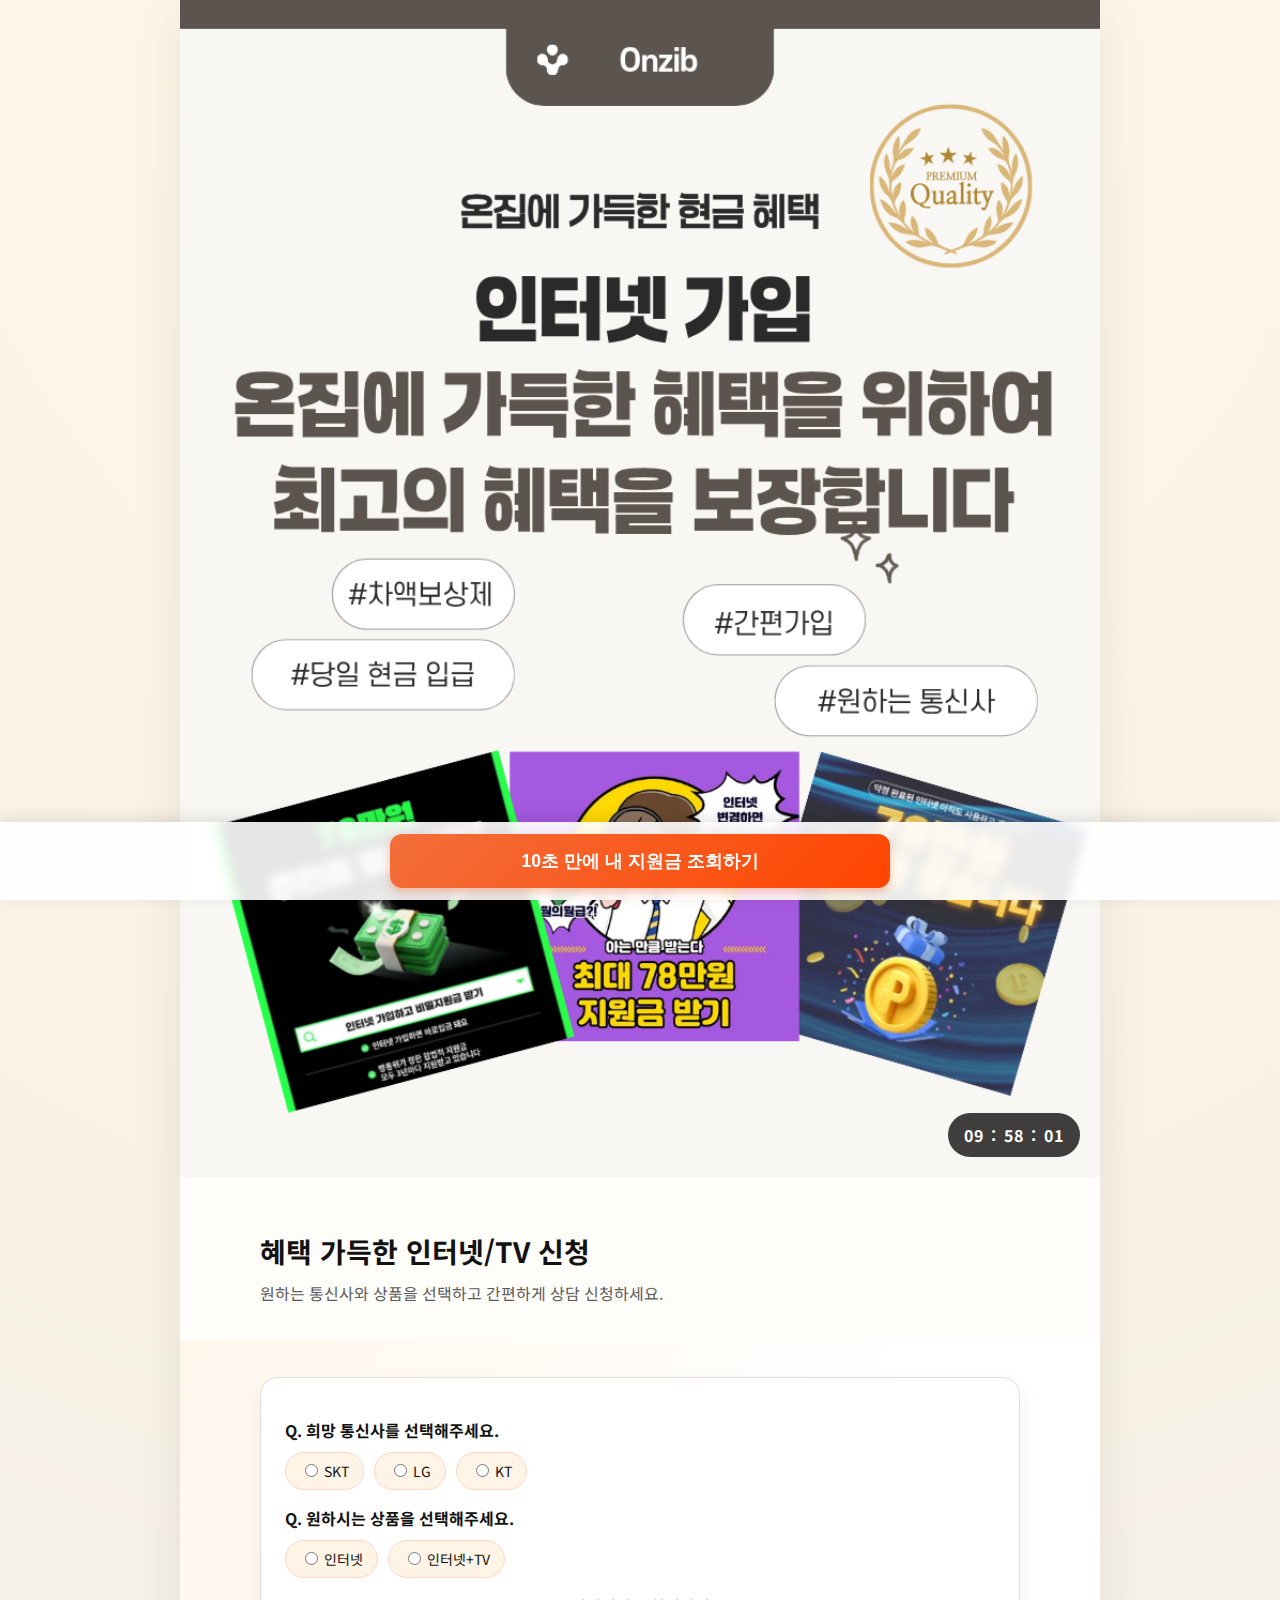
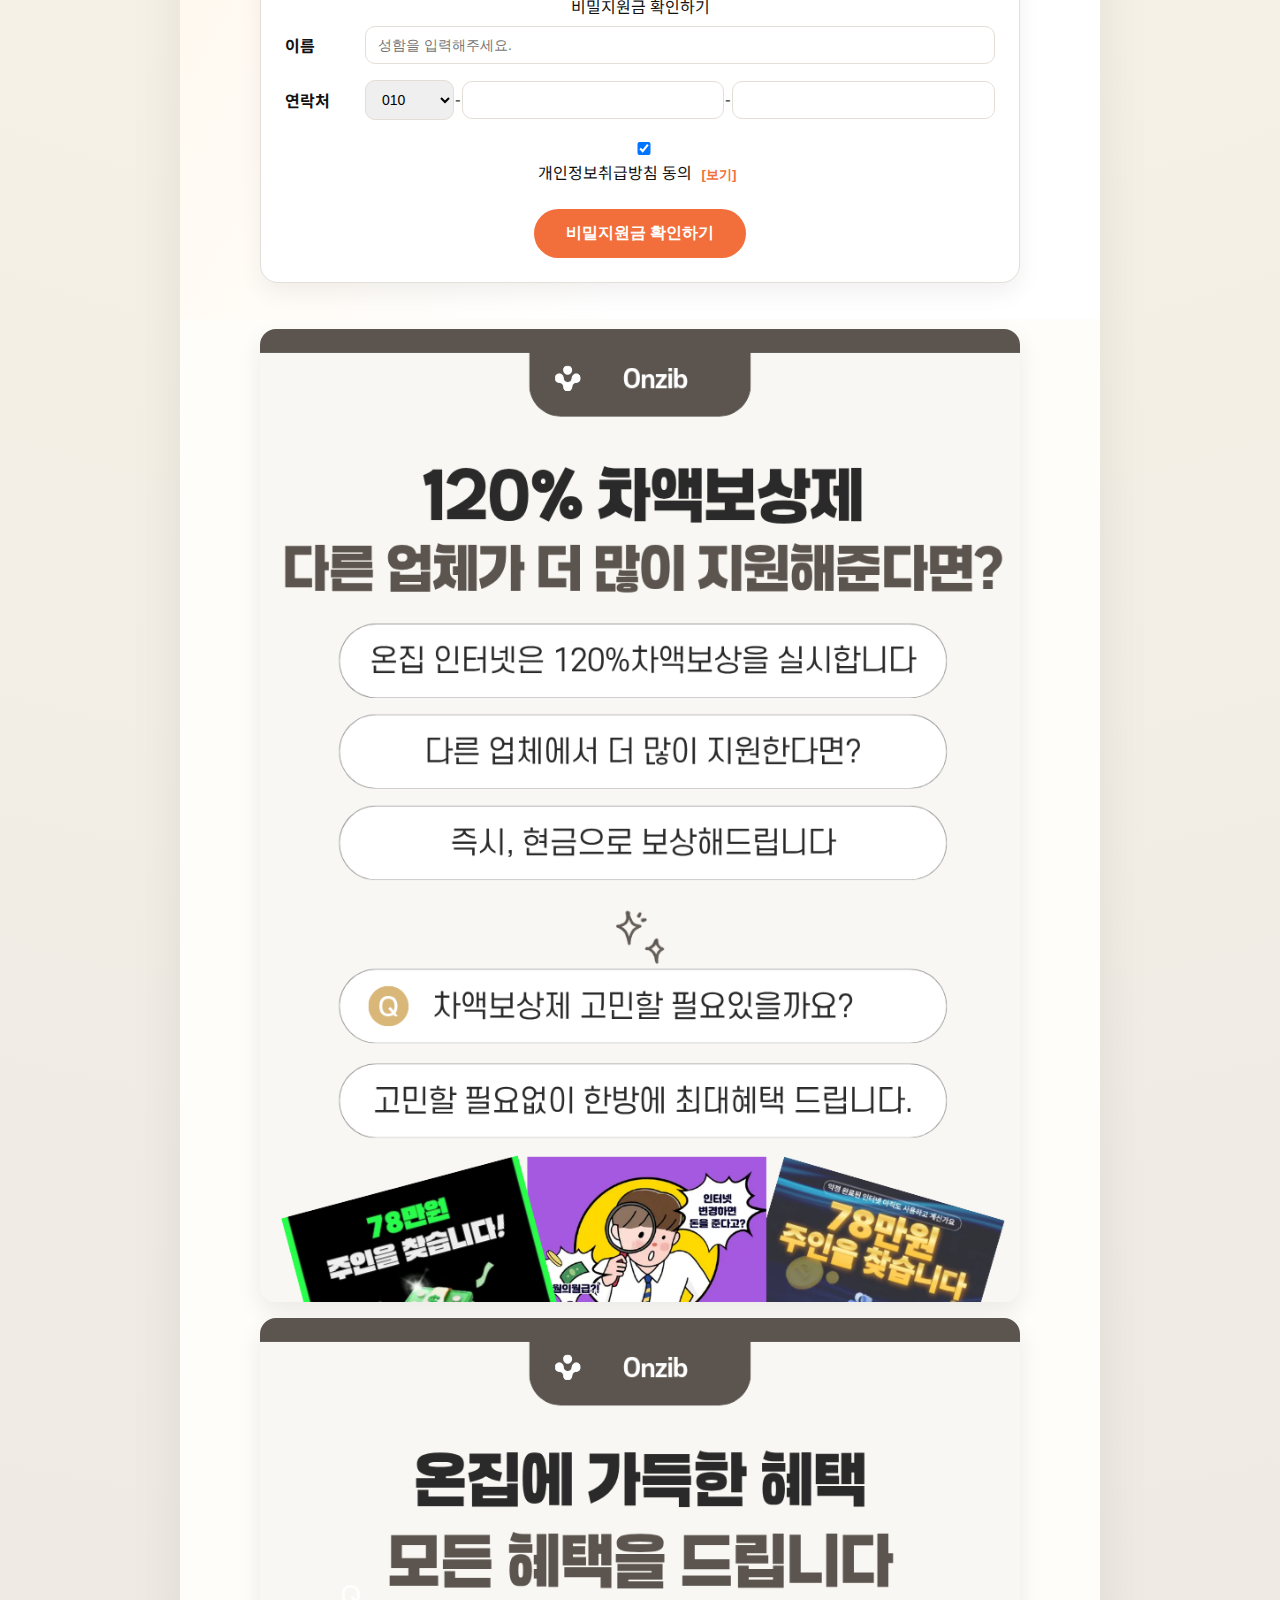
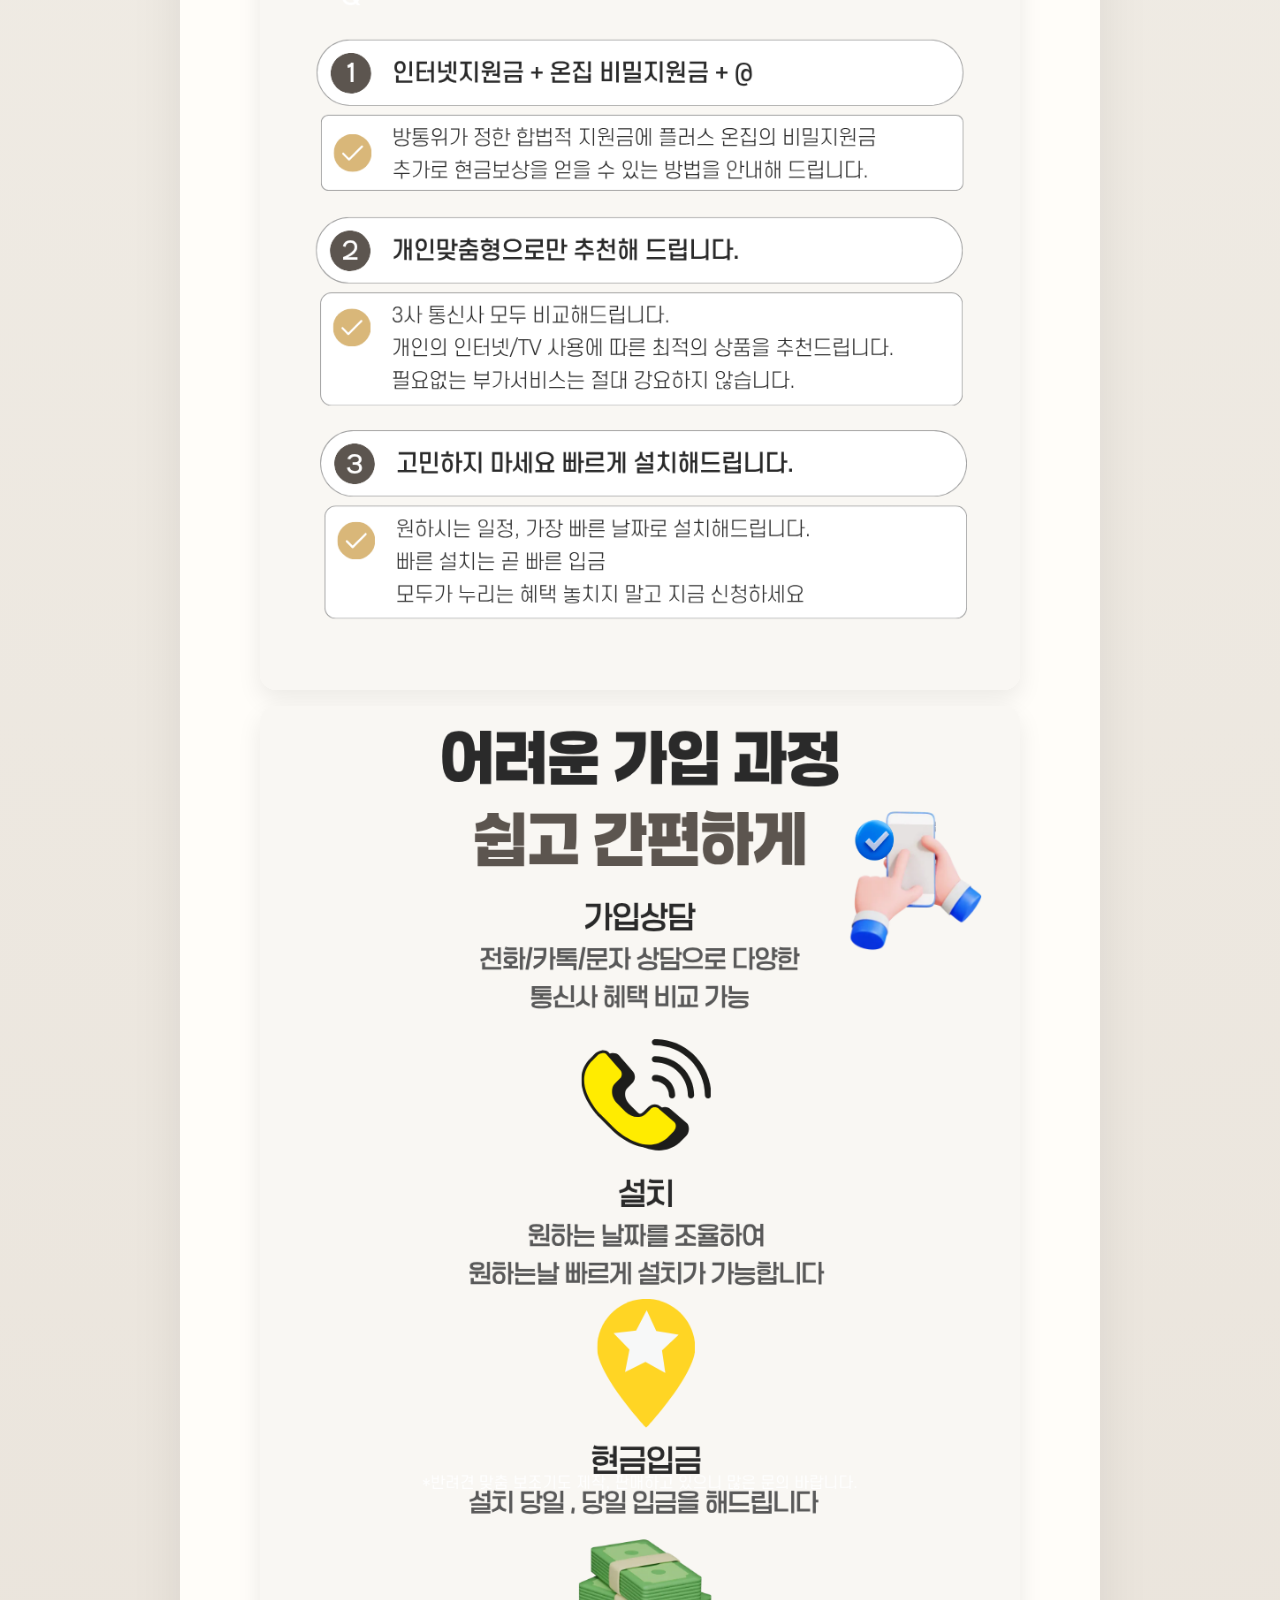
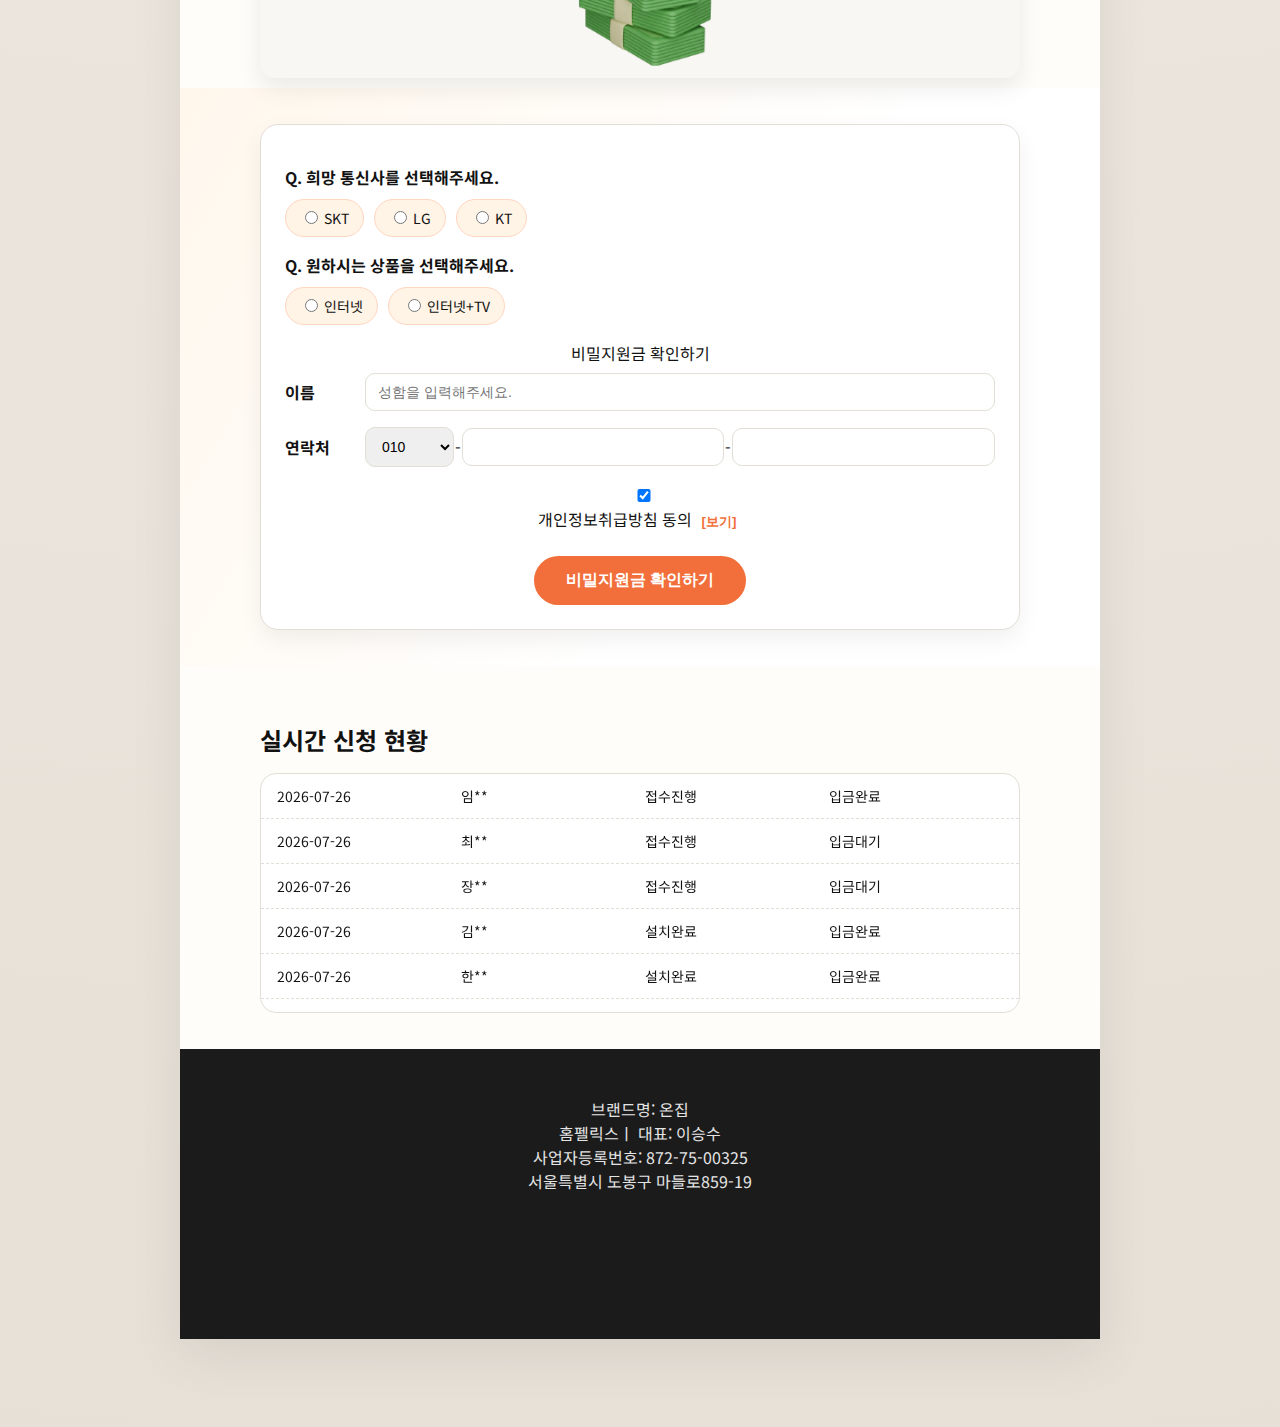
<file: index.html>
<!doctype html>
<html lang="ko">
<head>
  <meta charset="utf-8">
  <meta http-equiv="X-UA-Compatible" content="IE=Edge">
  <meta name="viewport" content="width=device-width, initial-scale=1.0">
  <title>온집</title>
  <link rel="preconnect" href="https://fonts.gstatic.com">
  <link href="https://fonts.googleapis.com/css2?family=Noto+Sans+KR:wght@300;400;500;700;900&display=swap" rel="stylesheet">
  <script type="text/javascript">
    (function(c,l,a,r,i,t,y){
        c[a]=c[a]||function(){(c[a].q=c[a].q||[]).push(arguments)};
        t=l.createElement(r);t.async=1;t.src="https://www.clarity.ms/tag/"+i;
        y=l.getElementsByTagName(r)[0];y.parentNode.insertBefore(t,y);
    })(window, document, "clarity", "script", "uryq9of2r0");
  </script>
  <link rel="stylesheet" href="styles.css">
</head>
<body>
  <div class="wrap">
    <div class="completion-popup" id="submitToast" role="dialog" aria-live="polite" aria-hidden="true">
      <div class="popup-card" role="document">
        <div class="check-icon" aria-hidden="true">✓</div>
        <h2>상담 신청 완료!</h2>
        <p>담당자가 곧 연락드려<br>최대 혜택을 안내해 드립니다.</p>
        <div class="upsell-box">
          <p class="upsell-tag">추가 혜택 안내</p>
          <p class="upsell-text">정수기·가전 렌탈도 반값/지원금 혜택이 있어요.</p>
          <a href="http://onzib.com/" class="upsell-btn">정수기·가전 렌탈 혜택 보러가기</a>
        </div>
        <button type="button" class="close-text" id="closePopupBtn">창 닫기</button>
      </div>
    </div>
    <!-- <section class="section counter">
      <div class="section-inner">
        <h2>마감까지 남은 시간</h2>
        <div class="count_box" aria-live="polite">
          <div class="labels">
            <span>DAY</span>
            <span>HOURS</span>
            <span>MINUTES</span>
            <span>SECONDS</span>
          </div>
          <div class="values">
            <span id="day">00</span>
            <span class="colon">:</span>
            <span id="hour">09</span>
            <span class="colon">:</span>
            <span id="minute">58</span>
            <span class="colon">:</span>
            <span id="second">01</span>
          </div>
        </div>
      </div>
    </section> -->

    <header class="hero">
      <img src="page1.png" alt="제이통신 메인 이미지">
      <div class="hero-countdown" aria-live="polite">
        <span class="time" id="hours">09</span>
        <span class="sep">:</span>
        <span class="time" id="mins">58</span>
        <span class="sep">:</span>
        <span class="time" id="secs">01</span>
      </div>
    </header>

    <section class="section intro">
      <div class="section-inner">
        <h1>혜택 가득한 인터넷/TV 신청</h1>
        <p>원하는 통신사와 상품을 선택하고 간편하게 상담 신청하세요.</p>
      </div>
    </section>

    <section class="section form-section">
      <div class="section-inner">
        <form name="form0" id="form0" class="form" method="post" action="landing_page_update.asp" target="VlineDiet">
          <input type="hidden" id="l_idkey" name="l_idkey" value="1000012662">

          <div class="db_box">
            <div class="db_info">
              <div class="qa">
                <p class="q">Q. 희망 통신사를 선택해주세요.</p>
                <div class="select_area">
                  <label><input type="radio" name="pay_cate" value="SKT">SKT</label>
                  <label><input type="radio" name="pay_cate" value="LG">LG</label>
                  <label><input type="radio" name="pay_cate" value="KT">KT</label>
                </div>
              </div>
              <div class="qa">
                <p class="q">Q. 원하시는 상품을 선택해주세요.</p>
                <div class="select_area">
                  <label><input type="radio" name="dept_cate" value="인터넷">인터넷</label>
                  <label><input type="radio" name="dept_cate" value="인터넷+TV">인터넷+TV</label>
                </div>
              </div>
            </div>

            <table class="form-table">
              <caption>비밀지원금 확인하기</caption>
              <tbody>
                <tr>
                  <th>이름</th>
                  <td colspan="5">
                    <input type="text" id="ST_NM" name="ST_NM" class="hangulOnly" placeholder="성함을 입력해주세요." maxlength="10">
                  </td>
                </tr>
                <tr>
                  <th>연락처</th>
                  <td>
                    <select name="HP1">
                      <option value="010">010</option>
                    </select>
                  </td>
                  <td class="center">-</td>
                  <td><input type="tel" name="HP2" id="HP2_0" class="numbersOnly" maxlength="4"></td>
                  <td class="center">-</td>
                  <td><input type="tel" name="HP3" id="HP3_0" class="numbersOnly" maxlength="4"></td>
                </tr>
                <tr>
                  <td colspan="6" class="center">
                    <label><input type="checkbox" id="agree1" name="agree1" value="Y" checked> 개인정보취급방침 동의</label>
                    <button type="button" class="link" id="privacyBtn1">[보기]</button>
                  </td>
                </tr>
              </tbody>
            </table>

            <p class="cta">
              <button class="db_btn" type="button" id="btn_complete1">비밀지원금 확인하기</button>
            </p>
          </div>
        </form>
      </div>
    </section>
    
    <section class="section image-section">
      <div class="section-inner">
        <div class="image-stack">
          <img src="page4.png" alt="추가 안내 이미지">
          <img src="page2.png" alt="추가 안내 이미지">
          <img src="page3.png" alt="추가 안내 이미지">
        </div>
      </div>
    </section>

    <section class="section form-section">
      <div class="section-inner">
        <form name="form1" id="form1" class="form" method="post" action="landing_page_update.asp" target="VlineDiet">
          <input type="hidden" id="l_idkey2" name="l_idkey" value="1000012662">

          <div class="db_box">
            <div class="db_info">
              <div class="qa">
                <p class="q">Q. 희망 통신사를 선택해주세요.</p>
                <div class="select_area">
                  <label><input type="radio" name="pay_cate" value="SKT">SKT</label>
                  <label><input type="radio" name="pay_cate" value="LG">LG</label>
                  <label><input type="radio" name="pay_cate" value="KT">KT</label>
                </div>
              </div>
              <div class="qa">
                <p class="q">Q. 원하시는 상품을 선택해주세요.</p>
                <div class="select_area">
                  <label><input type="radio" name="dept_cate" value="인터넷">인터넷</label>
                  <label><input type="radio" name="dept_cate" value="인터넷+TV">인터넷+TV</label>
                </div>
              </div>
            </div>

            <table class="form-table">
              <caption>비밀지원금 확인하기</caption>
              <tbody>
                <tr>
                  <th>이름</th>
                  <td colspan="5">
                    <input type="text" id="ST_NM2" name="ST_NM" class="hangulOnly" placeholder="성함을 입력해주세요." maxlength="10">
                  </td>
                </tr>
                <tr>
                  <th>연락처</th>
                  <td>
                    <select name="HP1">
                      <option value="010">010</option>
                    </select>
                  </td>
                  <td class="center">-</td>
                  <td><input type="tel" name="HP2" id="HP2_1" class="numbersOnly" maxlength="4"></td>
                  <td class="center">-</td>
                  <td><input type="tel" name="HP3" id="HP3_1" class="numbersOnly" maxlength="4"></td>
                </tr>
                <tr>
                  <td colspan="6" class="center">
                    <label><input type="checkbox" id="agree2" name="agree1" value="Y" checked> 개인정보취급방침 동의</label>
                    <button type="button" class="link" id="privacyBtn2">[보기]</button>
                  </td>
                </tr>
              </tbody>
            </table>

            <p class="cta">
              <button class="db_btn" type="button" id="btn_complete2">비밀지원금 확인하기</button>
            </p>
          </div>
        </form>
      </div>
    </section>

    <section class="section ticker">
      <div class="section-inner">
        <h2>실시간 신청 현황</h2>
        <div class="ticker-box" aria-live="polite">
          <div class="ticker-track" id="tickerTrack">
            <div class="ticker-item"><span>2025-12-26</span><span>임**</span><span>접수진행</span><span>입금완료</span></div>
            <div class="ticker-item"><span>2025-12-26</span><span>최**</span><span>접수진행</span><span>입금대기</span></div>
            <div class="ticker-item"><span>2025-12-26</span><span>장**</span><span>접수진행</span><span>입금대기</span></div>
            <div class="ticker-item"><span>2025-12-26</span><span>김**</span><span>설치완료</span><span>입금완료</span></div>
            <div class="ticker-item"><span>2025-12-26</span><span>한**</span><span>설치완료</span><span>입금완료</span></div>
            <div class="ticker-item"><span>2025-12-26</span><span>주**</span><span>설치완료</span><span>입금완료</span></div>
            <div class="ticker-item"><span>2025-12-26</span><span>강**</span><span>접수진행</span><span>입금대기</span></div>
            <div class="ticker-item"><span>2025-12-26</span><span>여**</span><span>설치완료</span><span>입금완료</span></div>
          </div>
        </div>
      </div>
    </section>

    <footer class="footer">
      <p>
        브랜드명: 온집<br>
        홈펠릭스ㅣ 대표: 이승수<br>
        사업자등록번호: 872-75-00325<br>
        서울특별시 도봉구 마들로859-19
      </p>
    </footer>
  </div>

  <div class="sticky-cta" role="region" aria-label="빠른 신청">
    <button type="button" class="sticky-cta__button" id="stickyCtaBtn">10초 만에 내 지원금 조회하기</button>
  </div>

  <iframe name="VlineDiet" class="hidden-frame"></iframe>
  <script src="script.js"></script>
</body>
</html>
</file>
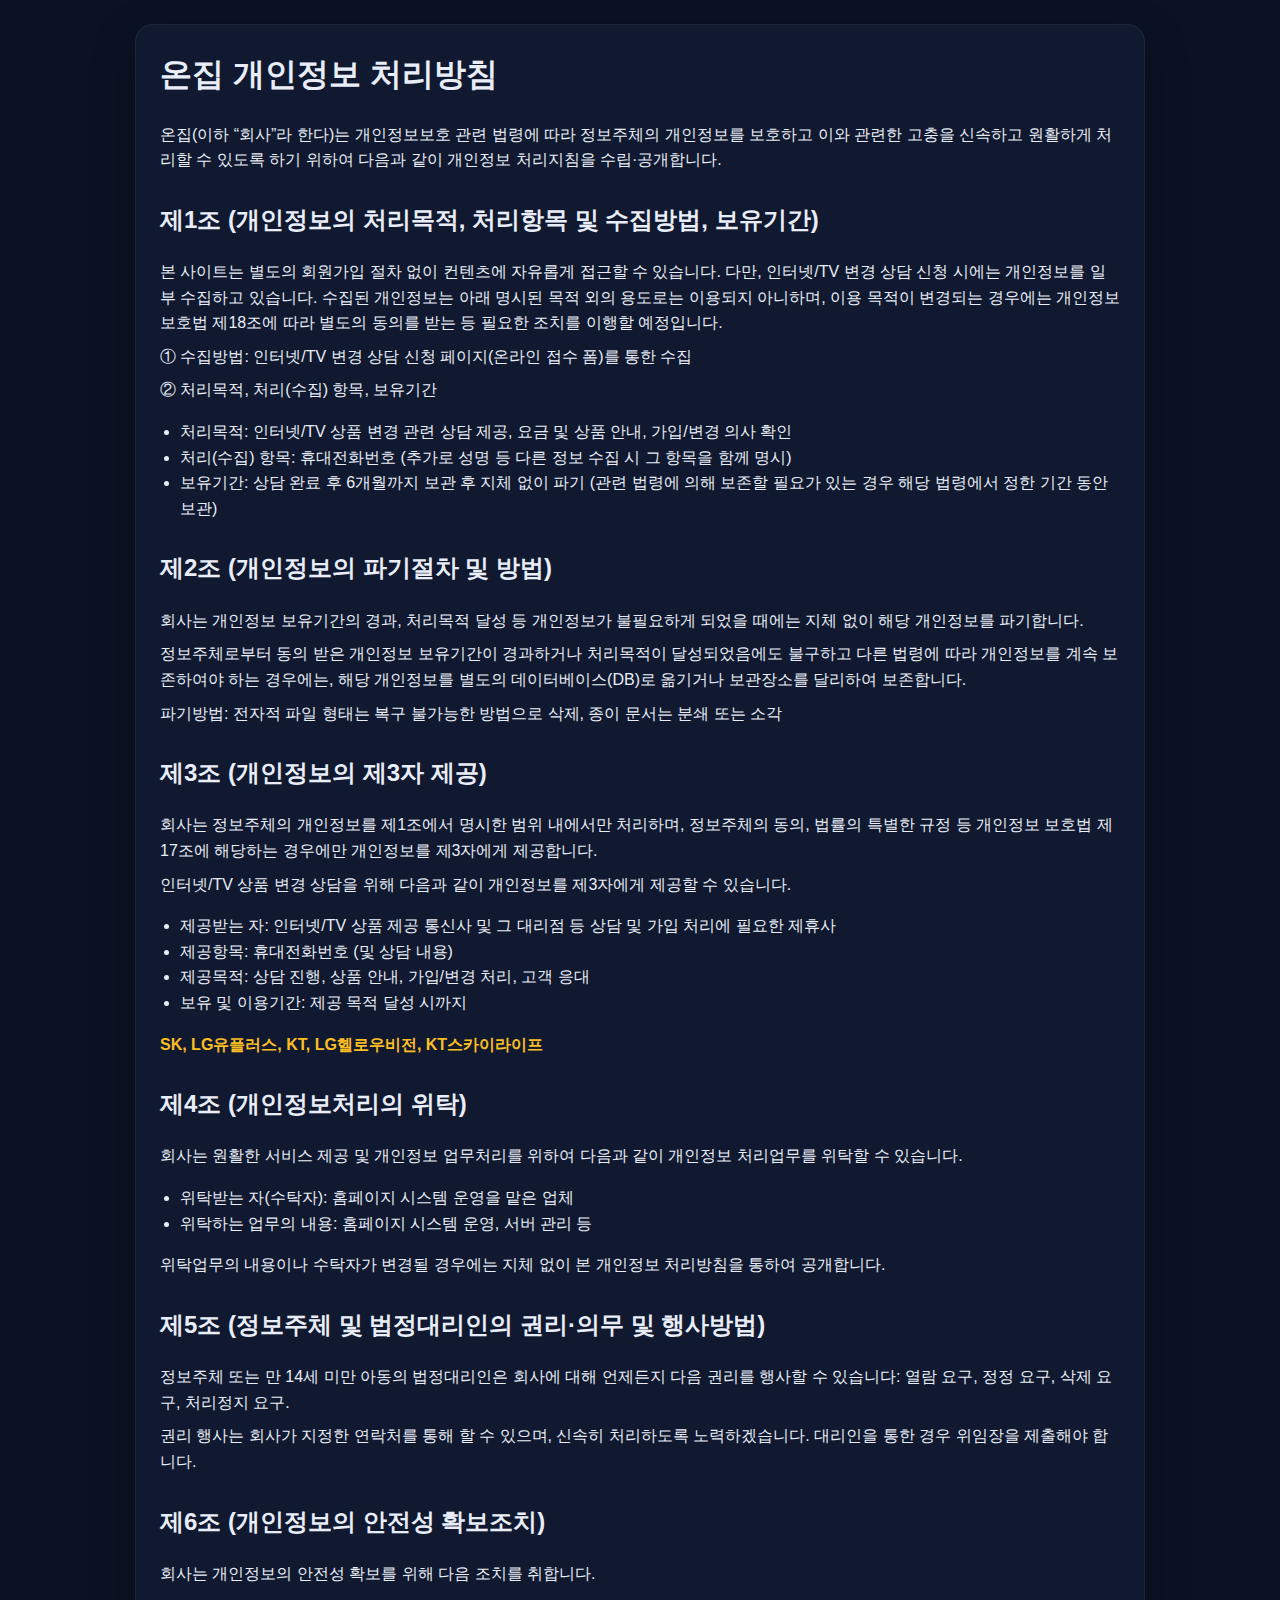
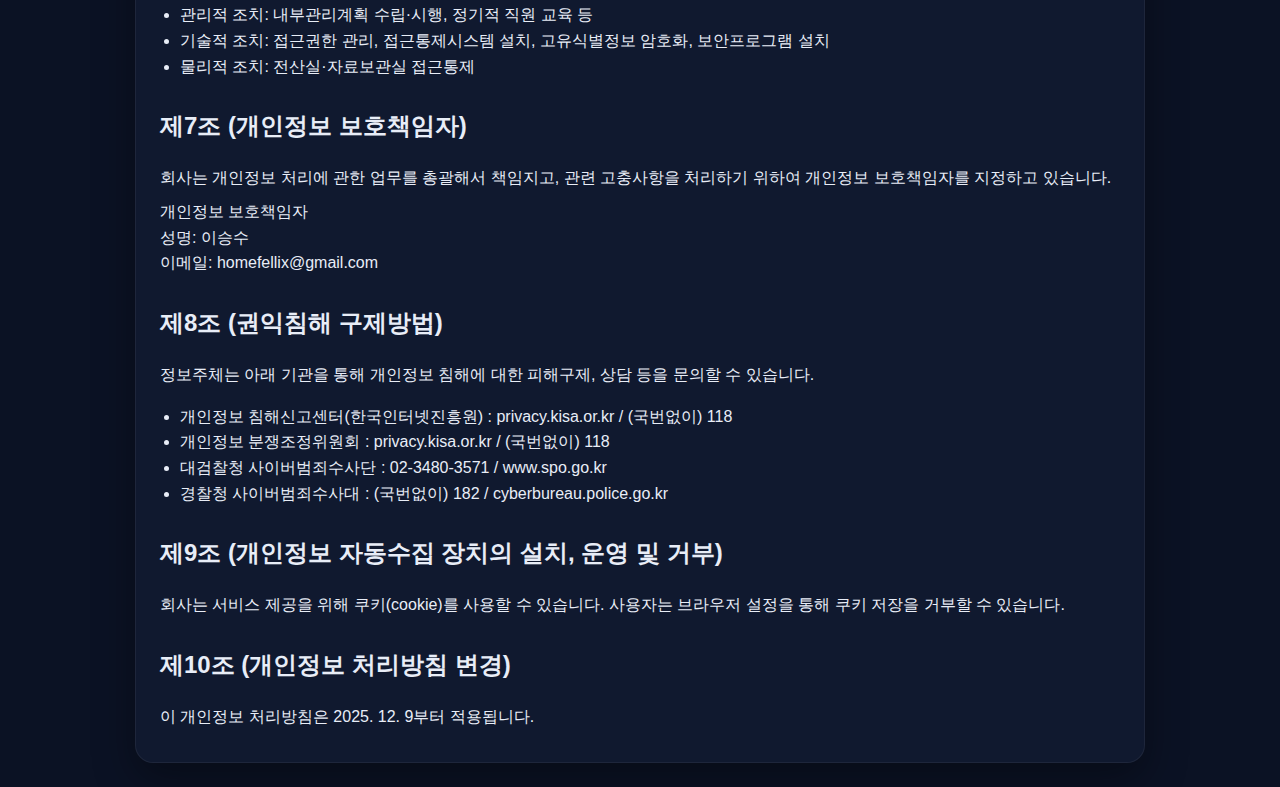
<file: privacy.html>
<!doctype html>
<html lang="ko">
<head>
  <meta charset="UTF-8">
  <meta name="viewport" content="width=device-width, initial-scale=1.0">
  <title>온집 개인정보 처리방침</title>
  <style>
    body {
      margin: 0;
      padding: 24px;
      font-family: "Noto Sans KR", sans-serif;
      line-height: 1.6;
      color: #e8edf7;
      background: #0b1224;
    }
    .container {
      max-width: 960px;
      margin: 0 auto;
      background: #10192f;
      border: 1px solid rgba(255, 255, 255, 0.06);
      border-radius: 18px;
      padding: 24px;
      box-shadow: 0 16px 40px rgba(0,0,0,0.35);
    }
    h1 { margin-top: 0; }
    h2 { margin-top: 28px; }
    p { margin: 8px 0; }
    ul { padding-left: 20px; }
    a { color: #fbbf24; }
    .note { color: #fbbf24; font-weight: 700; }
  </style>
</head>
<body>
  <div class="container">
    <h1>온집 개인정보 처리방침</h1>
    <p>온집(이하 “회사”라 한다)는 개인정보보호 관련 법령에 따라 정보주체의 개인정보를 보호하고 이와 관련한 고충을 신속하고 원활하게 처리할 수 있도록 하기 위하여 다음과 같이 개인정보 처리지침을 수립·공개합니다.</p>

    <h2>제1조 (개인정보의 처리목적, 처리항목 및 수집방법, 보유기간)</h2>
    <p>본 사이트는 별도의 회원가입 절차 없이 컨텐츠에 자유롭게 접근할 수 있습니다. 다만, 인터넷/TV 변경 상담 신청 시에는 개인정보를 일부 수집하고 있습니다. 수집된 개인정보는 아래 명시된 목적 외의 용도로는 이용되지 아니하며, 이용 목적이 변경되는 경우에는 개인정보 보호법 제18조에 따라 별도의 동의를 받는 등 필요한 조치를 이행할 예정입니다.</p>
    <p>① 수집방법: 인터넷/TV 변경 상담 신청 페이지(온라인 접수 폼)를 통한 수집</p>
    <p>② 처리목적, 처리(수집) 항목, 보유기간</p>
    <ul>
      <li>처리목적: 인터넷/TV 상품 변경 관련 상담 제공, 요금 및 상품 안내, 가입/변경 의사 확인</li>
      <li>처리(수집) 항목: 휴대전화번호 (추가로 성명 등 다른 정보 수집 시 그 항목을 함께 명시)</li>
      <li>보유기간: 상담 완료 후 6개월까지 보관 후 지체 없이 파기 (관련 법령에 의해 보존할 필요가 있는 경우 해당 법령에서 정한 기간 동안 보관)</li>
    </ul>

    <h2>제2조 (개인정보의 파기절차 및 방법)</h2>
    <p>회사는 개인정보 보유기간의 경과, 처리목적 달성 등 개인정보가 불필요하게 되었을 때에는 지체 없이 해당 개인정보를 파기합니다.</p>
    <p>정보주체로부터 동의 받은 개인정보 보유기간이 경과하거나 처리목적이 달성되었음에도 불구하고 다른 법령에 따라 개인정보를 계속 보존하여야 하는 경우에는, 해당 개인정보를 별도의 데이터베이스(DB)로 옮기거나 보관장소를 달리하여 보존합니다.</p>
    <p>파기방법: 전자적 파일 형태는 복구 불가능한 방법으로 삭제, 종이 문서는 분쇄 또는 소각</p>

    <h2>제3조 (개인정보의 제3자 제공)</h2>
    <p>회사는 정보주체의 개인정보를 제1조에서 명시한 범위 내에서만 처리하며, 정보주체의 동의, 법률의 특별한 규정 등 개인정보 보호법 제17조에 해당하는 경우에만 개인정보를 제3자에게 제공합니다.</p>
    <p>인터넷/TV 상품 변경 상담을 위해 다음과 같이 개인정보를 제3자에게 제공할 수 있습니다.</p>
    <ul>
      <li>제공받는 자: 인터넷/TV 상품 제공 통신사 및 그 대리점 등 상담 및 가입 처리에 필요한 제휴사</li>
      <li>제공항목: 휴대전화번호 (및 상담 내용)</li>
      <li>제공목적: 상담 진행, 상품 안내, 가입/변경 처리, 고객 응대</li>
      <li>보유 및 이용기간: 제공 목적 달성 시까지</li>
    </ul>
    <p class="note">SK, LG유플러스, KT, LG헬로우비전, KT스카이라이프</p>

    <h2>제4조 (개인정보처리의 위탁)</h2>
    <p>회사는 원활한 서비스 제공 및 개인정보 업무처리를 위하여 다음과 같이 개인정보 처리업무를 위탁할 수 있습니다.</p>
    <ul>
      <li>위탁받는 자(수탁자): 홈페이지 시스템 운영을 맡은 업체</li>
      <li>위탁하는 업무의 내용: 홈페이지 시스템 운영, 서버 관리 등</li>
    </ul>
    <p>위탁업무의 내용이나 수탁자가 변경될 경우에는 지체 없이 본 개인정보 처리방침을 통하여 공개합니다.</p>

    <h2>제5조 (정보주체 및 법정대리인의 권리·의무 및 행사방법)</h2>
    <p>정보주체 또는 만 14세 미만 아동의 법정대리인은 회사에 대해 언제든지 다음 권리를 행사할 수 있습니다: 열람 요구, 정정 요구, 삭제 요구, 처리정지 요구.</p>
    <p>권리 행사는 회사가 지정한 연락처를 통해 할 수 있으며, 신속히 처리하도록 노력하겠습니다. 대리인을 통한 경우 위임장을 제출해야 합니다.</p>

    <h2>제6조 (개인정보의 안전성 확보조치)</h2>
    <p>회사는 개인정보의 안전성 확보를 위해 다음 조치를 취합니다.</p>
    <ul>
      <li>관리적 조치: 내부관리계획 수립·시행, 정기적 직원 교육 등</li>
      <li>기술적 조치: 접근권한 관리, 접근통제시스템 설치, 고유식별정보 암호화, 보안프로그램 설치</li>
      <li>물리적 조치: 전산실·자료보관실 접근통제</li>
    </ul>

    <h2>제7조 (개인정보 보호책임자)</h2>
    <p>회사는 개인정보 처리에 관한 업무를 총괄해서 책임지고, 관련 고충사항을 처리하기 위하여 개인정보 보호책임자를 지정하고 있습니다.</p>
    <p>개인정보 보호책임자<br>성명: 이승수 <br>이메일: homefellix@gmail.com<br></p>


    <h2>제8조 (권익침해 구제방법)</h2>
    <p>정보주체는 아래 기관을 통해 개인정보 침해에 대한 피해구제, 상담 등을 문의할 수 있습니다.</p>
    <ul>
      <li>개인정보 침해신고센터(한국인터넷진흥원) : privacy.kisa.or.kr / (국번없이) 118</li>
      <li>개인정보 분쟁조정위원회 : privacy.kisa.or.kr / (국번없이) 118</li>
      <li>대검찰청 사이버범죄수사단 : 02-3480-3571 / www.spo.go.kr</li>
      <li>경찰청 사이버범죄수사대 : (국번없이) 182 / cyberbureau.police.go.kr</li>
    </ul>

    <h2>제9조 (개인정보 자동수집 장치의 설치, 운영 및 거부)</h2>
    <p>회사는 서비스 제공을 위해 쿠키(cookie)를 사용할 수 있습니다. 사용자는 브라우저 설정을 통해 쿠키 저장을 거부할 수 있습니다.</p>

    <h2>제10조 (개인정보 처리방침 변경)</h2>
    <p>이 개인정보 처리방침은 2025. 12. 9부터 적용됩니다.</p>
  </div>
</body>
</html>
</file>
<file: styles.css>
:root {
  --bg: #f5f2ea;
  --primary: #121212;
  --accent: #f26f3b;
  --muted: #5b5b5b;
  --card: #ffffff;
  --border: #e3ded6;
}

* {
  box-sizing: border-box;
}

body {
  margin: 0;
  font-family: "Noto Sans KR", sans-serif;
  background: radial-gradient(circle at top, #fff8e8 0%, #f0ece5 45%, #e7e0d7 100%);
  color: var(--primary);
}

.wrap {
  max-width: 920px;
  margin: 0 auto;
  background: #fffdf9;
  box-shadow: 0 14px 50px rgba(0, 0, 0, 0.08);
}

.hero {
  position: relative;
}

.hero img {
  width: 100%;
  display: block;
}

.hero-countdown {
  position: absolute;
  right: 20px;
  bottom: 20px;
  background: rgba(0, 0, 0, 0.75);
  color: #fff;
  padding: 10px 14px;
  border-radius: 999px;
  font-weight: 700;
  letter-spacing: 1px;
}

.hero-countdown .time {
  min-width: 24px;
  display: inline-block;
  text-align: center;
}

.section {
  padding: 36px 24px;
}

.section-inner {
  max-width: 760px;
  margin: 0 auto;
}

.intro h1 {
  font-size: 28px;
  margin-bottom: 10px;
}

.intro p {
  color: var(--muted);
  margin: 0;
}

.form-section {
  background: linear-gradient(120deg, #fff7ec 0%, #fff 60%);
}

.db_box {
  background: var(--card);
  border: 1px solid var(--border);
  border-radius: 18px;
  padding: 24px;
  box-shadow: 0 10px 24px rgba(0, 0, 0, 0.06);
}

.db_info {
  margin-bottom: 16px;
}

.qa {
  margin-bottom: 16px;
}

.q {
  font-weight: 700;
  margin-bottom: 10px;
}

.select_area {
  display: flex;
  gap: 10px;
  flex-wrap: wrap;
}

.select_area label {
  background: #fff4e6;
  border: 1px solid #ffd6c0;
  border-radius: 999px;
  padding: 8px 14px;
  cursor: pointer;
  font-size: 14px;
}

.select_area input {
  margin-right: 6px;
}

.form-table {
  width: 100%;
  border-collapse: collapse;
  margin-bottom: 16px;
}

.form-table th {
  text-align: left;
  padding: 10px 0;
  width: 80px;
}

.form-table td {
  padding: 8px 0;
}

.form-table input,
.form-table select {
  width: 100%;
  padding: 10px 12px;
  border-radius: 10px;
  border: 1px solid var(--border);
  font-size: 14px;
}

.form-table .center {
  text-align: center;
}

.link {
  background: none;
  border: none;
  color: var(--accent);
  cursor: pointer;
  font-weight: 700;
}

.cta {
  text-align: center;
  margin: 0;
}

.db_btn {
  background: var(--accent);
  color: #fff;
  border: none;
  padding: 14px 32px;
  border-radius: 999px;
  font-size: 16px;
  cursor: pointer;
  font-weight: 700;
}

.counter h2,
.ticker h2 {
  margin-bottom: 16px;
}

.count_box {
  background: #111;
  color: #fff;
  padding: 20px;
  border-radius: 16px;
  text-align: center;
}

.count_box .labels,
.count_box .values {
  display: flex;
  justify-content: space-between;
}

.count_box span {
  flex: 1;
}

.count_box .values {
  font-size: 24px;
  font-weight: 700;
  letter-spacing: 2px;
}

.ticker-box {
  background: #fff;
  border: 1px solid var(--border);
  border-radius: 16px;
  overflow: hidden;
  height: 240px;
}

.image-section {
  padding-top: 10px;
  padding-bottom: 10px;
}

.image-stack {
  display: grid;
  gap: 16px;
}

.image-stack img {
  width: 100%;
  display: block;
  border-radius: 16px;
  box-shadow: 0 10px 24px rgba(0, 0, 0, 0.08);
}

.ticker-track {
  display: flex;
  flex-direction: column;
  animation: ticker var(--ticker-duration, 18s) linear infinite;
  will-change: transform;
}

.ticker-item {
  display: grid;
  grid-template-columns: repeat(4, 1fr);
  gap: 10px;
  padding: 12px 16px;
  border-bottom: 1px dashed var(--border);
  font-size: 14px;
}

.footer {
  padding: 32px 24px 50px;
  background: #1b1b1b;
  color: #e4e4e4;
  text-align: center;
  padding-bottom: 130px;
}

.completion-popup {
  position: fixed;
  inset: 0;
  background: rgba(0, 0, 0, 0.75);
  display: none;
  align-items: center;
  justify-content: center;
  padding: 20px;
  z-index: 10000;
}

.completion-popup.is-visible {
  display: flex;
}

.popup-card {
  background: #fff;
  width: 100%;
  max-width: 360px;
  border-radius: 20px;
  padding: 28px 22px;
  text-align: center;
  box-shadow: 0 20px 50px rgba(0, 0, 0, 0.3);
  animation: popupIn 0.25s ease-out;
}

.popup-card h2 {
  margin: 10px 0 8px;
}

.popup-card p {
  margin: 6px 0;
  color: #333;
}

.check-icon {
  width: 52px;
  height: 52px;
  margin: 0 auto 10px;
  background: #22c55e;
  color: #fff;
  border-radius: 50%;
  display: flex;
  align-items: center;
  justify-content: center;
  font-size: 26px;
  font-weight: 700;
}

.upsell-box {
  background: #fff7f0;
  border: 1px dashed #f26f3b;
  border-radius: 14px;
  padding: 14px;
  margin: 18px 0 10px;
}

.upsell-tag {
  margin: 0 0 6px;
  color: #f26f3b;
  font-weight: 700;
  font-size: 13px;
}

.upsell-text {
  margin: 0;
  font-size: 14px;
}

.upsell-btn {
  display: block;
  margin-top: 12px;
  background: #f26f3b;
  color: #fff;
  text-decoration: none;
  padding: 12px 14px;
  border-radius: 10px;
  font-weight: 700;
  font-size: 14px;
}

.close-text {
  background: none;
  border: none;
  color: #888;
  text-decoration: underline;
  margin-top: 10px;
  cursor: pointer;
}

@keyframes popupIn {
  from {
    transform: scale(0.96);
    opacity: 0;
  }
  to {
    transform: scale(1);
    opacity: 1;
  }
}

.footer-logos {
  display: flex;
  gap: 16px;
  justify-content: center;
  margin-bottom: 20px;
  flex-wrap: wrap;
}

.logo-block {
  background: #2d2d2d;
  padding: 16px 24px;
  border-radius: 12px;
  font-size: 13px;
}

.hidden-frame {
  width: 1px;
  height: 1px;
  position: absolute;
  top: -100px;
  left: -100px;
  border: 0;
}

/* Floating CTA */
.sticky-cta {
  position: fixed;
  bottom: 0;
  left: 0;
  width: 100%;
  background: rgba(255, 255, 255, 0.9);
  padding: 12px 20px;
  box-shadow: 0 -4px 15px rgba(0, 0, 0, 0.1);
  z-index: 1000;
  display: flex;
  justify-content: center;
  align-items: center;
  backdrop-filter: blur(5px);
  box-sizing: border-box;
}

.sticky-cta__button {
  width: 100%;
  max-width: 500px;
  height: 54px;
  background: linear-gradient(135deg, #f26f3b, #ff4500);
  color: white;
  border: none;
  border-radius: 12px;
  font-size: 1.1rem;
  font-weight: 700;
  cursor: pointer;
  box-shadow: 0 4px 10px rgba(242, 111, 59, 0.4);
  animation: pulse-animation 2s infinite;
  transition: transform 0.2s cubic-bezier(0.175, 0.885, 0.32, 1.275);
}

.sticky-cta__button:active {
  transform: scale(0.95);
}

@keyframes pulse-animation {
  0% {
    transform: scale(1);
    box-shadow: 0 4px 10px rgba(242, 111, 59, 0.4);
  }
  50% {
    transform: scale(1.03);
    box-shadow: 0 6px 20px rgba(242, 111, 59, 0.6);
  }
  100% {
    transform: scale(1);
    box-shadow: 0 4px 10px rgba(242, 111, 59, 0.4);
  }
}

@keyframes ticker {
  0% {
    transform: translateY(0);
  }
  100% {
    transform: translateY(-50%);
  }
}

body {
  padding-bottom: 88px;
}

@media (max-width: 640px) {
  .section {
    padding: 28px 16px;
  }

  .hero-countdown {
    right: 12px;
    bottom: 12px;
    font-size: 13px;
  }

  .form-table th {
    width: 60px;
  }

  .form-table {
    table-layout: fixed;
  }

  .form-table tr:nth-child(2) td:nth-child(2) {
    width: 64px;
  }

  .form-table tr:nth-child(2) td.center {
    width: 10px;
  }

  .form-table tr:nth-child(2) td:nth-child(4),
  .form-table tr:nth-child(2) td:nth-child(6) {
    width: calc((100% - 84px) / 2);
  }

  .form-table select {
    min-width: 64px;
    padding-left: 8px;
    padding-right: 8px;
  }

  .form-table td input,
  .form-table td select {
    font-size: 13px;
    padding-left: 8px;
    padding-right: 8px;
  }

  .count_box .labels,
  .count_box .values {
    font-size: 12px;
  }

  .count_box .values {
    font-size: 18px;
  }

  .ticker-item {
    grid-template-columns: 1fr 1fr;
    row-gap: 6px;
  }

  .sticky-cta {
    padding: 10px 15px calc(10px + env(safe-area-inset-bottom, 0px));
  }

  .sticky-cta__button {
    height: 50px;
    font-size: 1rem;
  }
}
</file>
